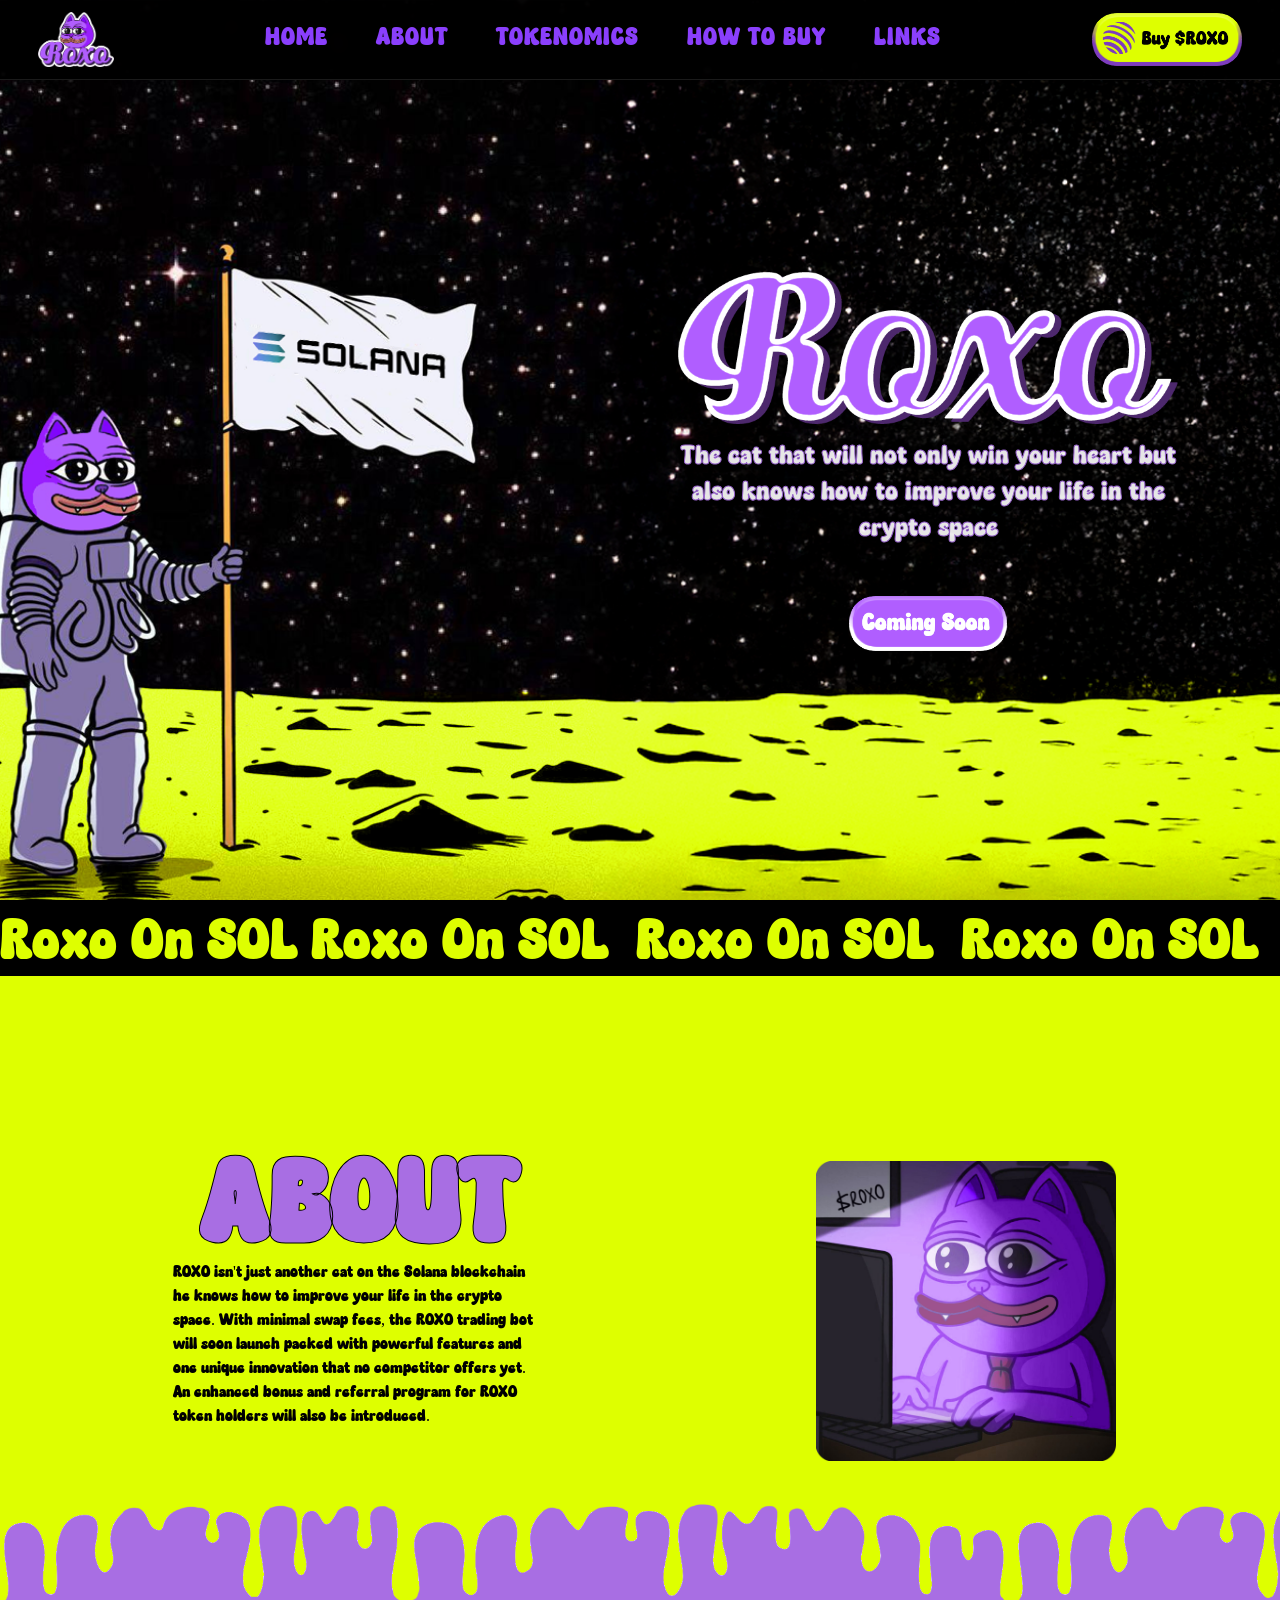
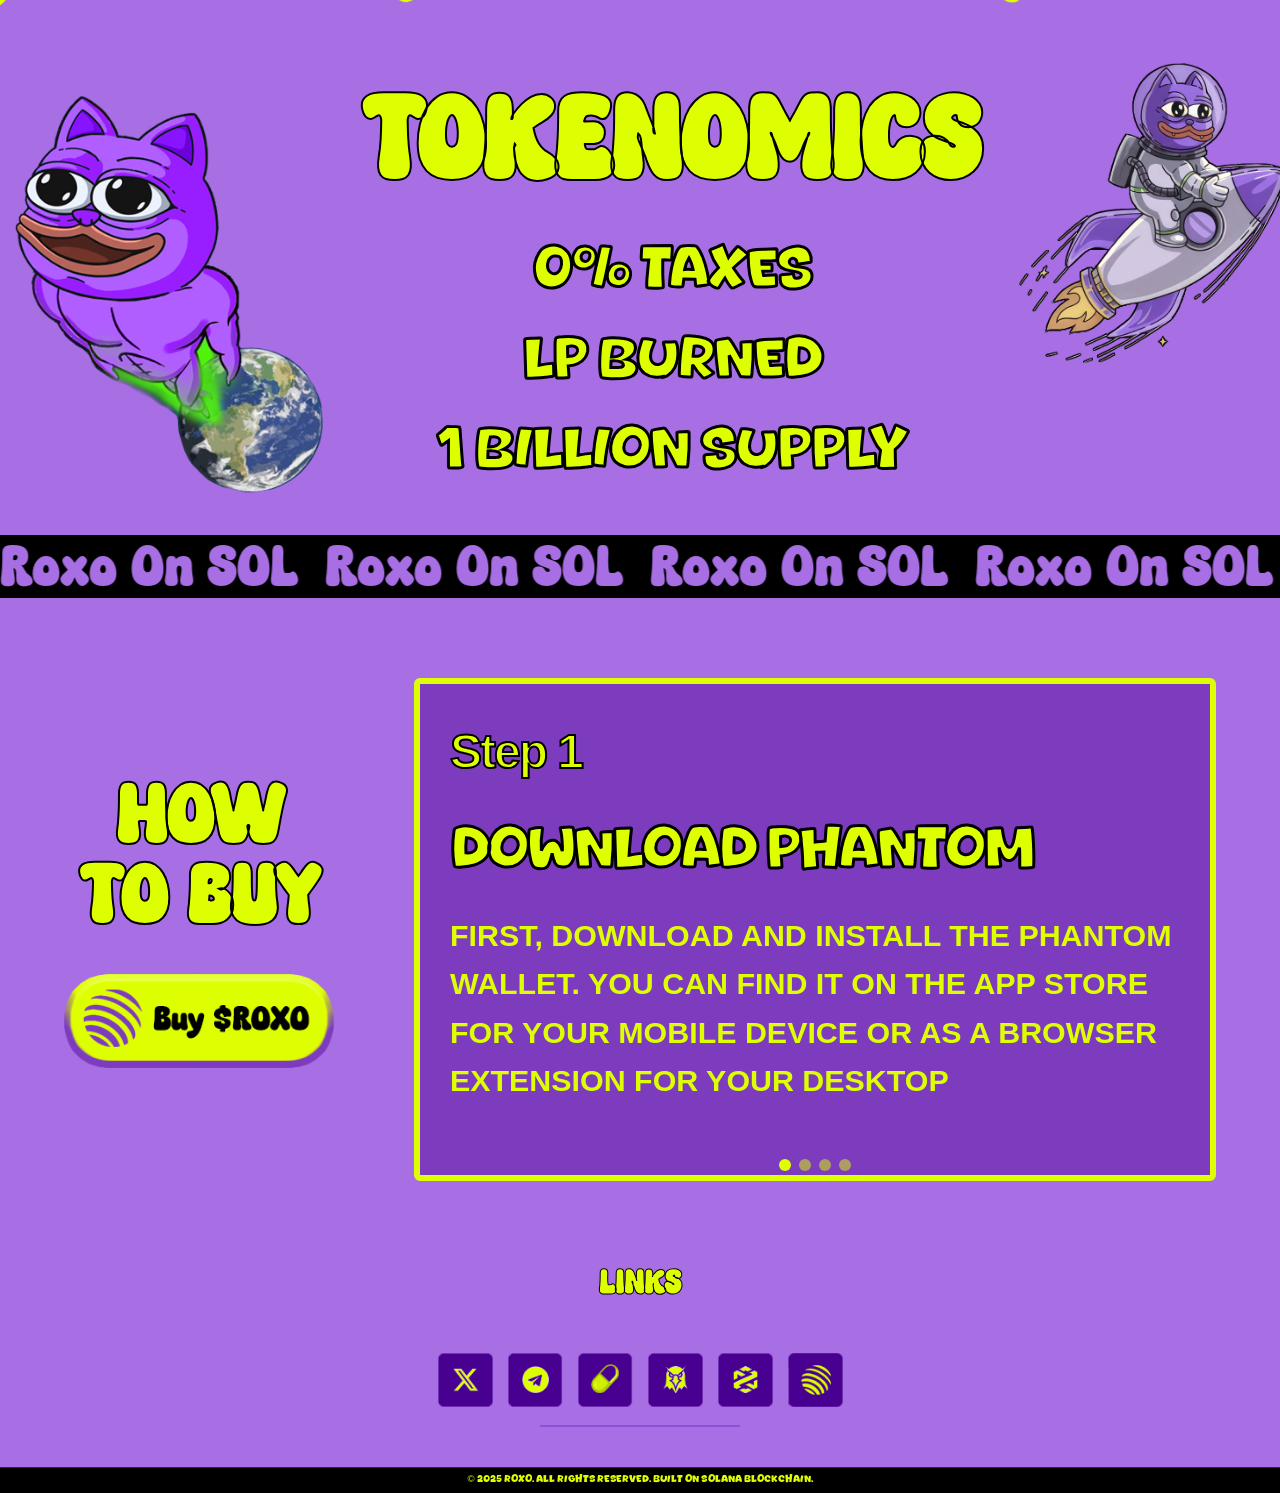
<file: index.html>
﻿<!DOCTYPE html>
<html lang="en">

<head>
	<meta charset="UTF-8">
	<meta name="viewport" content="width=device-width, initial-scale=1.0">
	<title>ROXO - Crypto Space Cat</title>
	<link rel="icon" type="image/png" href="img/ico.png">
	<link rel="stylesheet" href="styles.css">
	<link rel="stylesheet" href="https://cdnjs.cloudflare.com/ajax/libs/font-awesome/6.0.0/css/all.min.css">
	<link rel="stylesheet" href="https://cdn.jsdelivr.net/npm/swiper@11/swiper-bundle.min.css" />
	<script src="https://cdn.jsdelivr.net/npm/swiper@11/swiper-bundle.min.js"></script>
</head>

<body>
	<!-- Navigation -->
	<nav class="navbar">
		<div class="nav-block logo-block">
			<img src="img/ico.png" alt="Roxo Logo">
		</div>
		<div class="nav-block links-block">
			<a href="#home">HOME</a>
			<a href="#about">ABOUT</a>
			<a href="#tokenomics">TOKENOMICS</a>
			<a href="#how-to-buy">HOW TO BUY</a>
			<a href="#links">LINKS</a>
		</div>
		<div class="nav-block button-block">
			<a href="https://raydium.io" class="buy-button-top" target="_blank">
				<img src="img/buy_btn.png" alt="Buy on Raydium">
			</a>
		</div>
		<div class="burger">
			<div class="line1"></div>
			<div class="line2"></div>
			<div class="line3"></div>
		</div>
	</nav>

	<!-- Hero Section -->
	<section id="home" class="hero">
		<div class="hero-content">
			<img src="img/roxo.png" alt="Roxo" class="hero-title">
			<p>The cat that will not only win your heart but also knows how to improve your life in the crypto space</p>
			<div class="hero-buttons">
				<img src="img/comingSoon.png" alt="Coming Soon" class="coming-soon-btn">
			</div>
		</div>
	</section>

	<!-- Ticker Section -->
	<div class="ticker-wrap">
		<div class="ticker">
			<div class="ticker-item"></div>
			<div class="ticker-item"></div>
			<div class="ticker-item"></div>
			<div class="ticker-item"></div>
			<div class="ticker-item"></div>
			<div class="ticker-item"></div>
			<div class="ticker-item"></div>
			<div class="ticker-item"></div>
			<div class="ticker-item"></div>
			<div class="ticker-item"></div>
		</div>
	</div>

	<!-- About Section -->
	<section id="about" class="about">
		<div class="about-content">
			<div class="about-text">
				<h2>About</h2>
				<p>ROXO isn't just another cat on the Solana blockchain he knows how to improve your life in the
					crypto space. With minimal swap fees, the ROXO trading bot will soon launch packed with powerful
					features and one unique innovation that no competitor offers yet. An enhanced bonus and referral
					program for ROXO token holders will also be introduced.</p>
			</div>
			<div class="about-image">
				<img src="./img/about.png" alt="ROXO Cat">
			</div>
		</div>
	</section>

	<div class="transition-image">
		<img src="./img/perehid.png" alt="Section Transition">
	</div>

	<!-- Tokenomics Section -->
	<section id="tokenomics" class="tokenomics">
		<div class="tokenomics-wrapper">
			<div class="tokenomics-image left">
				<img src="./img/v3.png" alt="ROXO Earth">
			</div>
			<div class="tokenomics-content">
				<h2>Tokenomics</h2>
				<p>0% TAXES</p>
				<p>LP BURNED</p>
				<p>1 BILLION SUPPLY</p>
			</div>
			<div class="tokenomics-image right">
				<img src="./img/v2.png" alt="ROXO Rocket">
			</div>
		</div>
		<div class="bottom-ticker">
			<div class="ticker"></div>
		</div>
	</section>

	<!-- How to Buy Section -->
	<section id="how-to-buy" class="how-to-buy">
		<div class="how-to-buy-container">
			<!-- Left Side -->
			<div class="how-to-buy-left">
				<h2>HOW<br>TO BUY</h2>
				<a href="#" class="buy-button">
					<img src="./img/buy_btn.png" alt="Buy ROXO">
				</a>
			</div>

			<!-- Right Side -->
			<div class="how-to-buy-right">
				<div class="swiper how-to-buy-swiper">
					<div class="swiper-wrapper">
						<!-- Slide 1 -->
						<div class="swiper-slide">
							<div class="instruction-box">
								<div class="instruction-content">
									<div class="step">Step 1</div>
									<div class="title">DOWNLOAD PHANTOM</div>
									<p>FIRST, DOWNLOAD AND INSTALL THE PHANTOM WALLET. YOU CAN FIND IT ON THE APP STORE
										FOR YOUR MOBILE DEVICE OR AS A BROWSER EXTENSION FOR YOUR DESKTOP</p>
								</div>
							</div>
						</div>
						<!-- Slide 2 -->
						<div class="swiper-slide">
							<div class="instruction-box">
								<div class="instruction-content">
									<div class="step">Step 2</div>
									<div class="title">GET SOL</div>
									<p>Purchase SOL from any major exchange and transfer it to your Phantom wallet</p>
								</div>
							</div>
						</div>
						<!-- Slide 3 -->
						<div class="swiper-slide">
							<div class="instruction-box">
								<div class="instruction-content">
									<div class="step">Step 3</div>
									<div class="title">CONNECT TO RAYDIUM</div>
									<p>Visit Raydium and connect your Phantom wallet to start trading</p>
								</div>
							</div>
						</div>
						<!-- Slide 4 -->
						<div class="swiper-slide">
							<div class="instruction-box">
								<div class="instruction-content">
									<div class="step">Step 4</div>
									<div class="title">SWAP SOL FOR $ROXO</div>
									<p>Use Raydium to swap your SOL for $ROXO tokens</p>
								</div>
							</div>
						</div>
					</div>
					<!-- Pagination -->
					<div class="swiper-pagination"></div>
				</div>
			</div>
		</div>

		<!-- Links Section -->
		<div id="links" class="links-section">
			<h3>LINKS</h3>
			<div class="social-links">
				<a href="#" class="social-link"><img src="./img/links/b_1.png" alt="Twitter"></a>
				<a href="#" class="social-link"><img src="./img/links/b_2.png" alt="Telegram"></a>
				<a href="#" class="social-link"><img src="./img/links/b_3.png" alt="Discord"></a>
				<a href="#" class="social-link"><img src="./img/links/b_4.png" alt="Dextools"></a>
				<a href="#" class="social-link"><img src="./img/links/b_5.png" alt="Raydium"></a>
				<a href="#" class="social-link"><img src="./img/links/b_6.png" alt="Website"></a>
			</div>
		</div>
	</section>

	<!-- Footer Section -->
	<footer class="footer">
		<div class="footer-content">
			<p>© 2025 ROXO. All rights reserved. Built on Solana blockchain.</p>
		</div>
	</footer>

	<script src="main.js"></script>
</body>

</html>
</file>
<file: styles.css>
/* Font faces */
@font-face {
  font-family: "Space Grotesk";
  src: url("fonts/SpaceGrotesk-Light.woff2") format("woff2"),
    url("fonts/SpaceGrotesk-Light.woff") format("woff");
  font-weight: 300;
  font-style: normal;
  font-display: swap;
}

@font-face {
  font-family: "Space Grotesk";
  src: url("fonts/SpaceGrotesk-Regular.woff2") format("woff2"),
    url("fonts/SpaceGrotesk-Regular.woff") format("woff");
  font-weight: 400;
  font-style: normal;
  font-display: swap;
}

@font-face {
  font-family: "Space Grotesk";
  src: url("fonts/SpaceGrotesk-Medium.woff2") format("woff2"),
    url("fonts/SpaceGrotesk-Medium.woff") format("woff");
  font-weight: 500;
  font-style: normal;
  font-display: swap;
}

@font-face {
  font-family: "Space Grotesk";
  src: url("fonts/SpaceGrotesk-SemiBold.woff2") format("woff2"),
    url("fonts/SpaceGrotesk-SemiBold.woff") format("woff");
  font-weight: 600;
  font-style: normal;
  font-display: swap;
}

@font-face {
  font-family: "Space Grotesk";
  src: url("fonts/SpaceGrotesk-Bold.woff2") format("woff2"),
    url("fonts/SpaceGrotesk-Bold.woff") format("woff");
  font-weight: 700;
  font-style: normal;
  font-display: swap;
}
@font-face {
  font-family: "Dogfiles";
  src: url("./fonts/DOGFILES.OTF") format("opentype");
}

@font-face {
  font-family: "Milkyway";
  src: url("./fonts/MILKYWAY DEMO.TTF") format("truetype");
}
/* Global Styles */
:root {
  --primary-color: #ff3d00;
  --secondary-color: #141414;
  --accent-color: #ff6b6b;
  --background-color: #000000;
  --text-color: #ffffff;
  --nav-text-color: #8a3ffc;
}

* {
  margin: 0;
  padding: 0;
  box-sizing: border-box;
}

body {
  background-color: var(--background-color);
  color: var(--text-color);
  line-height: 1.6;
  overflow-x: hidden;
  width: 100%;
  max-width: 100vw;
  position: relative;
}

/* Navigation */
.navbar {
  display: flex;
  justify-content: space-between;
  align-items: center;
  padding: 0 3%;
  position: fixed;
  width: 100%;
  top: 0;
  z-index: 1000;
  background: rgba(0, 0, 0, 0.95);
  backdrop-filter: blur(10px);
  border-bottom: 1px solid rgba(255, 255, 255, 0.1);
  height: 80px;
  gap: 40px;
}

.nav-block {
  display: flex;
  align-items: center;
}

.logo-block {
  justify-content: flex-start;
}

.logo-block img {
  height: 55px;
  width: auto;
  object-fit: contain;
}

.links-block {
  flex: 1;
  justify-content: center;
  gap: 3rem;
  padding: 0 20px;
}

.links-block a {
  color: var(--nav-text-color);
  text-decoration: none;
  font-weight: 500;
  font-size: 1.5rem;
  letter-spacing: 1px;
  transition: all 0.3s ease;
  position: relative;
  padding: 5px 0;
  font-family: "Milkyway", sans-serif;
}

.links-block a:hover {
  color: var(--nav-text-color);
  transform: translateY(-2px);
}

.links-block a::after {
  content: "";
  position: absolute;
  width: 100%;
  height: 2px;
  bottom: 0;
  left: 0;
  background-color: var(--nav-text-color);
  transform: scaleX(0);
  transition: transform 0.3s ease;
}

.links-block a:hover::after {
  transform: scaleX(1);
}

.button-block {
  width: 150px;
  justify-content: flex-end;
}

.button-block img {
  height: 40px;
  width: auto;
  transition: transform 0.3s ease;
}

.button-block img:hover {
  transform: translateY(-2px);
}

/* Burger Menu */
.burger {
  display: none;
  cursor: pointer;
  z-index: 1001;
}

.burger div {
  width: 25px;
  height: 2px;
  background-color: var(--text-color);
  margin: 5px;
  transition: all 0.3s ease;
}

/* Mobile Navigation */
@keyframes navLinkFade {
  from {
    opacity: 0;
    transform: translateX(50px);
  }
  to {
    opacity: 1;
    transform: translateX(0);
  }
}

/* Burger Animation */
.toggle .line1 {
  transform: rotate(-45deg) translate(-5px, 6px);
}

.toggle .line2 {
  opacity: 0;
}

.toggle .line3 {
  transform: rotate(45deg) translate(-5px, -6px);
}

/* Hero Section */
.hero {
  position: relative;
  width: 100%;
  max-width: 100vw;
  height: 100vh;
  display: flex;
  align-items: center;
  justify-content: flex-end;
  padding: 80px 5% 0;
  overflow: hidden;
  box-sizing: border-box;
}

.hero::before {
  content: "";
  position: absolute;
  top: 0;
  left: 0;
  right: 0;
  bottom: 0;
  width: 100%;
  height: 100%;
  background-image: url("./img/hero_bg.png");
  background-position: center;
  background-repeat: no-repeat;
  background-size: cover;
  z-index: -1;
}

/* Background for screens from mobile to 1240px */
@media screen and (max-width: 1240px) {
  .hero::before {
    background-image: url("./img/bg_plantshet.png");
  }
}

/* Background for screens up to 920px */
@media screen and (max-width: 920px) {
  .hero::before {
    background-image: url("./img/bgMob.png");
  }
}

.hero-content {
  text-align: center;
  width: 50%;
  position: relative;
  z-index: 2;
  padding: 20px;
  display: flex;
  flex-direction: column;
  align-items: center;
  margin-top: -5%;
}

.hero-title {
  max-width: 500px;
  width: 100%;
  height: auto;
  margin-bottom: 1rem;
}

.hero-content p {
  font-family: "Milkyway";
  -webkit-text-stroke: 1px #a86ee3;
  text-stroke: 1px #a86ee3;
  font-size: 1.6rem;
  color: #fff;
  margin-bottom: 2rem;
  line-height: 1.4;
  max-width: 900px;
  margin-left: auto;
  margin-right: auto;
  opacity: 0.9;
  text-shadow: 5px 5px 3px #000, -5px 5px 3px #000, 5px -5px 3px #000,
    -5px -5px 3px #000, 0px 5px 3px #000, 0px -5px 3px #000, -5px 0px 3px #000,
    5px 0px 3px #000, 3px 3px 3px #000, -3px 3px 3px #000, 3px -3px 3px #000,
    -3px -3px 3px #000;
}

.hero-buttons {
  display: flex;
  justify-content: center;
  align-items: center;
  margin-top: 1rem;
  width: 100%;
}

.coming-soon-btn {
  height: 55px;
  width: auto;
  cursor: pointer;
  transition: transform 0.3s ease;
}

.coming-soon-btn:hover {
  transform: translateY(-2px);
}

/* Ticker Styles */
.ticker-wrap {
  width: 100%;
  height: 60px;
  background: rgba(0, 0, 0, 0.9);
  padding: 0;
  overflow: hidden;
  position: relative;
  border-top: 1px solid rgba(0, 0, 0, 0.9);
  border-bottom: 1px solid rgba(0, 0, 0, 0.9);
  margin-bottom: 16px;
}

.ticker {
  height: 100%;
  display: flex;
  align-items: center;
  white-space: nowrap;
  animation: ticker 2s linear infinite;
  padding-left: 0;
  display: inline-block;
  white-space: nowrap;
  will-change: transform;
  animation: ticker 200s linear infinite;
}

@keyframes ticker {
  0% {
    transform: translateX(100%);
  }

  100% {
    transform: translateX(-100%);
  }
}
.ticker-item {
  display: inline-flex;
  align-items: center;
  font-family: "Milkyway", cursive;
  font-size: 3.5rem;
  color: #deff00;
  white-space: nowrap;
  flex-shrink: 0;
}

.ticker-item:after {
  content: "Roxo On SOL\00a0\Roxo On SOL\00a0\00a0Roxo On SOL\00a0\00a0Roxo On SOL\00a0\00a0Roxo On SOL\00a0\00a0Roxo On SOL\00a0\Roxo On SOL\00a0\00a0Roxo On SOL\00a0\00a0Roxo On SOL\00a0\00a0Roxo On SOL\00a0\00a0Roxo On SOL\00a0\Roxo On SOL\00a0\00a0Roxo On SOL\00a0\00a0Roxo On SOL\00a0\00a0Roxo On SOL\00a0\00a0Roxo On SOL\00a0\Roxo On SOL\00a0\00a0Roxo On SOL\00a0\00a0Roxo On SOL\00a0\00a0Roxo On SOL\00a0\00a0Roxo On SOL";
}

@keyframes ticker {
  0% {
    transform: translate3d(0, 0, 0);
  }
  100% {
    transform: translate3d(-16.666%, 0, 0);
  }
}

/* About Section */
.about {
  padding: 100px 5% 0;
  background: #deff00;
  position: relative;
  overflow: hidden;
  width: 100%;
  max-width: 100vw;
}

.about-content {
  display: flex;
  justify-content: space-between;
  align-items: center;
  gap: 4rem;
  max-width: 1400px;
  margin: 0 auto;
}

.about-text {
  flex: 1;
  padding: 30px 0;
}

.about-text h2 {
  font-family: "Milkyway", cursive;
  font-size: 9rem;
  margin-bottom: -4.5rem;
  color: #a86ee3;
  text-transform: uppercase;
  -webkit-text-stroke: 1px black;
  text-stroke: 1px black;
  padding: 20px;
  text-align: center;
}

.about-text p {
  font-family: "Milkyway";
  font-size: 1rem;
  line-height: 1.5;
  color: #000000;
  margin-bottom: 1rem;
  padding: 0px;
  text-align: left;
  max-width: 370px;
  margin-right: auto;
  margin-left: auto;
  letter-spacing: 0px;
}

.about-image {
  flex: 1;
  max-width: 500px;
  display: flex;
  justify-content: center;
  align-items: center;
  height: 100%;
  margin-top: 70px;
}

.about-image img {
  max-width: 60%;
  height: auto;
  object-fit: contain;
  display: block;
}

/* Tokenomics Section */
.tokenomics {
  background: #a86ee3;
  display: flex;
  flex-direction: column;
  width: 100%;
  max-width: 100vw;
  overflow: hidden;
}

.tokenomics h2 {
  font-family: "Milkyway", cursive;
  font-size: 5rem;
  color: #deff00;
  text-transform: uppercase;
  text-align: center;
  margin-bottom: 3rem;
  -webkit-text-stroke: 2px black;
  text-stroke: 2px black;
}

.tokenomics-wrapper {
  display: flex;
  align-items: stretch;
  justify-content: space-between;
  padding: 0 3%;
  margin: 80px 0;
  padding: 0 15px;
  margin: 40px 0;
  flex-direction: column;
}

.tokenomics-image {
  display: flex;
  flex: 1;
}

.tokenomics-image.left {
  align-items: flex-end;
  justify-content: flex-end;
  padding-right: 20px;
}

.tokenomics-image.right {
  align-items: flex-start;
  justify-content: flex-start;
  padding-left: 20px;
}

.tokenomics-content {
  text-align: center;
  display: flex;
  flex-direction: column;
  justify-content: center;
  padding: 0 20px;
  flex: 1;
}

.tokenomics-content h2 {
  font-family: "Milkyway", cursive;
  font-size: 7rem;
  font-weight: 900;
  color: #deff00;
  text-transform: uppercase;
  text-align: center;
  margin-bottom: -1rem;
  -webkit-text-stroke: 2px black;
}

.tokenomics-content p {
  font-family: "Dogfiles";
  font-size: 3.5rem;
  color: #deff00;
  text-transform: uppercase;
  letter-spacing: -3px;
  -webkit-text-stroke: 3px black;
}

.tokenomics-image.left img {
  height: 400px;
  width: auto;
}

.tokenomics-image.right img {
  height: 300px;
  width: auto;
}

.bottom-ticker {
  width: 100%;
  height: 63px;
  background: #000;
  overflow: hidden;
  border-top: 1px solid rgba(0, 0, 0, 0.9);
  border-bottom: 1px solid rgba(0, 0, 0, 0.9);
  /* padding-top: 14px; */
  line-height: 1;
}

.bottom-ticker .ticker {
  padding-left: 0;
  animation: ticker 12s linear infinite;
  height: 63px;
  padding-top: 9px;
}

.bottom-ticker .ticker::after {
  content: "Roxo On SOL\00a0\00a0Roxo On SOL\00a0\00a0Roxo On SOL\00a0\00a0Roxo On SOL\00a0\00a0Roxo On SOL\00a0\00a0Roxo On SOL\00a0\Roxo On SOL\00a0\00a0Roxo On SOL\00a0\00a0Roxo On SOL\00a0\00a0Roxo On SOL\00a0\00a0Roxo On SOL\00a0\Roxo On SOL\00a0\00a0Roxo On SOL\00a0\00a0Roxo On SOL\00a0\00a0Roxo On SOL\00a0\00a0Roxo On SOL\00a0\Roxo On SOL\00a0\00a0Roxo On SOL\00a0\00a0Roxo On SOL\00a0\00a0Roxo On SOL\00a0\00a0Roxo On SOL";
  font-family: "Milkyway", cursive;
  font-size: 3.5rem;
  color: #a86ee3;
  white-space: nowrap;
  flex-shrink: 0;
}

/* How to Buy Section */
.how-to-buy {
  background: #a86ee3;
  display: flex;
  flex-direction: column;
  padding: 40px 0;
  position: relative;
  overflow: hidden;
  width: 100%;
  max-width: 100vw;
}

.how-to-buy-container {
  display: flex;
  justify-content: space-between;
  align-items: flex-start;
  max-width: 100%;
  margin: 0 auto;
  padding: 40px 5%;
  width: 100%;
  box-sizing: border-box;
  align-items: center;
  /* padding: 20px 15px; */
  width: 100%;
  box-sizing: border-box;
}

.how-to-buy-left {
  flex: 0 0 auto;
  text-align: center;
  margin-right: 80px;
}

.how-to-buy h2 {
  font-family: "Milkyway", cursive;
  font-size: 5rem;
  color: #deff00;
  text-transform: uppercase;
  line-height: 1;
  -webkit-text-stroke: 2px black;
  text-stroke: 2px black;
  margin-bottom: 30px;
  text-align: center;
}

.buy-button {
  display: inline-block;
  transition: transform 0.3s ease;
}

.buy-button img {
  width: 270px;
  height: auto;
}

.buy-button:hover {
  transform: translateY(-2px);
}

.buy-button-top {
  display: flex;
  align-items: center;
  height: 80px;
  transition: transform 0.3s ease;
  padding: 12px 0;
  box-sizing: border-box;
}

.buy-button-top img {
  width: 150px;
  height: auto;
  display: block;
}

.buy-button-top:hover {
  transform: translateY(-2px);
}

.how-to-buy-right {
  flex: 1;
  width: 100%;
  position: relative;
  min-width: 0; /* Для правильного flex-shrink */
}

.how-to-buy-swiper {
  width: 100%;
  position: relative;
  height: auto;
}

.instruction-box {
  background: #7d3cbe;
  border: 6px solid #deff02;
  padding: 30px;
  border-radius: 6px;
  position: relative;
  display: flex;
  flex-direction: column;
  width: 100%;
  box-sizing: border-box;
  min-height: 460px;
}

.instruction-content {
  flex: 1;
  display: flex;
  flex-direction: column;
  gap: 15px;
  padding-bottom: 40px;
}

.instruction-box .step {
  font-family: Arial, sans-serif;
  font-size: 3rem;
  color: #deff00;
  -webkit-text-stroke: 2px black;
  text-stroke: 2px black;
  font-weight: 900;
  letter-spacing: -2px;
}

.number {
  font-size: 3rem;

  color: var(--text-color);
  display: inline-flex;
  align-items: center;
}

.number img {
  height: 3rem;
  width: auto;
  margin-right: 2px;
  vertical-align: middle;
}

.step img {
  height: 2rem;
  width: auto;
  vertical-align: middle;
  margin-left: 4px;
}

.instruction-box .title {
  font-family: "DOGFILES", cursive;
  font-size: 3.5rem;
  color: #deff00;
  -webkit-text-stroke: 3px black;
  text-stroke: 3px black;
  letter-spacing: -4px;
}

.instruction-box p {
  font-family: Arial, sans-serif;
  font-size: 1.9rem;
  color: #deff00;
  line-height: 1.6;
  font-weight: 900;
}

.swiper-wrapper {
  position: relative;
}

.swiper-horizontal
  > .swiper-pagination-bullets.swiper-pagination-bullets-dynamic,
.swiper-pagination-horizontal.swiper-pagination-bullets.swiper-pagination-bullets-dynamic {
  transform: translateX(0) !important;
  left: 0 !important;
  right: 0 !important;
  width: 100% !important;
  display: flex;
  justify-content: center;
}

.swiper-pagination.swiper-pagination-clickable.swiper-pagination-bullets.swiper-pagination-horizontal.swiper-pagination-bullets-dynamic {
  transform: none !important;
}

.swiper-pagination {
  position: absolute !important;
  bottom: 0 !important;
  left: 0 !important;
  right: 0 !important;
  width: 100% !important;
  display: flex;
  justify-content: center;
  gap: 8px;
  z-index: 10;
  padding: 10px 0;
  background: transparent;
}

.swiper-pagination-bullet {
  width: 12px !important;
  height: 12px !important;
  background: #deff00 !important;
  opacity: 0.5 !important;
  margin: 0 !important;
}

.swiper-pagination-bullet-active {
  opacity: 1 !important;
}

/* Links Section */
.links-section {
  /* margin-top: -20px; */
  text-align: center;
  position: relative;
  /* padding-bottom: 40px; */
  display: flex;
  flex-direction: column;
  align-items: center;
  padding: 0 10px;
}

.links-section h3 {
  font-family: "Milkyway", cursive;
  font-size: 2rem;
  color: #deff00;
  margin: 40px 0;
  text-transform: uppercase;
  -webkit-text-stroke: 1px black;
  text-stroke: 1px black;
}

.social-links {
  display: flex;
  justify-content: center;
  gap: 15px;
  margin-bottom: 20px;
  flex-wrap: wrap;
  padding: 0 10px;
}

.social-link {
  width: 55px;
  height: 55px;
  display: flex;
  align-items: center;
  justify-content: center;
  transition: transform 0.3s ease;
}

.social-link img {
  width: 55px;
  height: 55px;
  object-fit: contain;
}

.social-link:hover {
  transform: translateY(-2px);
}

.links-section::after {
  content: "";
  position: absolute;
  bottom: 0;
  left: 50%;
  transform: translateX(-50%);
  width: 200px;
  height: 2px;
  background: #8b4fd8;
}

/* Responsive Styles */
@media screen and (max-width: 1200px) {
  .navbar {
    gap: 20px;
    padding: 0 2%;
  }

  .button-block {
    width: 120px;
  }

  .links-block {
    padding: 0 10px;
  }

  .how-to-buy-container {
    padding: 40px 4%;
  }
}

@media screen and (max-width: 992px) {
  .how-to-buy-container {
    flex-direction: column;
    align-items: center;
    gap: 40px;
    padding: 40px 20px;
  }

  .how-to-buy-left {
    margin-right: 0;
  }

  .how-to-buy h2 {
    font-size: 4rem;
    text-align: center;
  }

  .how-to-buy-right {
    width: 100%;
    max-width: 800px;
  }

  .instruction-box {
    min-height: 400px;
  }
}

@media screen and (max-width: 1024px) {
  .navbar {
    justify-content: space-between;
    padding: 0 4%;
  }

  .button-block {
    display: none;
  }

  .links-block {
    display: none;
  }

  .burger {
    display: block;
  }

  .nav-active {
    display: flex !important;
    position: fixed;
    right: 0;
    top: 80px;
    flex-direction: column;
    background: rgba(0, 0, 0, 0.95);
    backdrop-filter: blur(10px);
    width: 100%;
    align-items: center;
    padding: 40px 0;
    gap: 30px;
    z-index: 1000;
  }

  .nav-active a {
    font-size: 1.2rem;
    opacity: 1;
  }

  .links-block.nav-active {
    display: flex !important;
  }

  @keyframes navLinkFade {
    from {
      opacity: 0;
      transform: translateX(50px);
    }
    to {
      opacity: 1;
      transform: translateX(0);
    }
  }
}

@media screen and (max-width: 768px) {
  .nav-links {
    display: none;
  }

  .how-to-buy {
    padding: 30px 0;
  }

  .how-to-buy h2 {
    font-size: 3.5rem;
  }

  .how-to-buy-container {
    padding: 20px 15px;
    width: 100%;
    box-sizing: border-box;
  }

  .instruction-box {
    width: 100%;
    box-sizing: border-box;
    padding: 20px 15px;
  }

  .buy-button img {
    width: 200px;
  }

  .hero-content {
    width: 100%;
    max-width: 100%;
    margin: auto auto 40px;
    padding: 0 15px;
    box-sizing: border-box;
  }

  .hero-content p {
    max-width: 100%;
    padding: 0;
  }

  .tokenomics-wrapper {
    padding: 0 15px;
    margin: 40px 0;
  }

  .tokenomics-image.left img,
  .tokenomics-image.right img {
    max-width: 100%;
    height: auto;
  }

  .hero-title {
    max-width: 100%;
  }

  .about-content {
    flex-direction: column;
    gap: 2rem;
  }

  .about-text {
    padding: 20px;
  }

  .about-text p {
    font-size: 0.8rem;
    max-width: 90%;
  }

  .about-image {
    max-width: 80%;
  }

  .tokenomics h2 {
    font-size: 4rem;
  }

  .tokenomics-content p {
    font-size: 2rem;
  }

  .about-text h2 {
    font-size: 9rem;
    padding: 15px;
  }

  .about-text p {
    font-size: 0.8rem;
    padding: 0 15px;
  }

  .about-image img {
    max-width: 80%;
    margin: 0 auto;
  }

  .footer {
    padding: 0;
  }

  .footer-content p {
    font-size: 0.9rem;
    padding: 0;
  }

  .number img {
    height: 20px;
  }

  .step img {
    height: 16px;
  }
}

@media screen and (max-width: 480px) {
  .how-to-buy {
    padding: 20px 0;
  }

  .how-to-buy h2 {
    font-size: 3rem;
    line-height: 1.2;
  }

  .how-to-buy-container {
    padding: 20px 10px;
  }

  .instruction-box {
    padding: 15px;
  }

  .tokenomics-wrapper {
    padding: 0 10px;
  }

  .links-section {
    padding: 0 10px;
  }

  .social-links {
    padding: 0 10px;
    justify-content: center;
    flex-wrap: wrap;
  }

  .hero {
    padding: 60px 15px 0;
  }

  .hero-content {
    margin-bottom: 30px;
    padding: 0 10px;
  }

  .hero-content p {
    font-size: 1rem;
  }

  .about-text h2 {
    font-size: 7rem;
  }

  .about-text p {
    font-size: 1rem;
    margin-top: 60px;
  }

  .tokenomics h2 {
    font-size: 3rem;
  }

  .tokenomics-content p {
    font-size: 2rem;
  }

  .tokenomics-image.left img,
  .tokenomics-image.right img {
    height: auto;
    width: 80%;
  }

  .links-section h3 {
    font-size: 1.8rem;
  }

  .social-links {
    gap: 12px;
  }

  .social-link {
    width: 45px;
    height: 45px;
  }

  .social-link img {
    width: 45px;
    height: 45px;
  }

  .footer {
    padding: 25px 0;
  }

  .footer-content p {
    font-size: 0.8rem;
    padding: 0 10px;
  }

  .number img {
    height: 18px;
  }

  .step img {
    height: 14px;
  }
}

/* Додаємо стилі для мобільного меню */
.nav-active {
  display: flex !important;
  position: fixed;
  right: 0;
  top: 80px;
  flex-direction: column;
  background: rgba(0, 0, 0, 0.95);
  width: 100%;
  align-items: center;
  padding: 20px 0;
  gap: 20px;
}

/* Для дуже високих екранів */
@media screen and (min-height: 1000px) {
  .hero {
    height: calc(80vh - 120px);
  }
}

/* Для дуже широких екранів */
@media screen and (min-aspect-ratio: 16/9) {
  .hero {
    height: calc(90vh - 120px);
  }
}

h2 {
  font-family: "Milkyway", cursive;
  font-size: 3rem;
  margin-bottom: 2rem;
}

.about-text h2 {
  font-family: "Milkyway", cursive;
  font-size: 7rem;
  margin-bottom: -4rem;
}

.transition-image {
  width: 100%;
  height: 150px;
  overflow: hidden;
  position: relative;
  margin-top: -1px;
  margin-bottom: -1px;
}

.transition-image img {
  width: 100%;
  position: absolute;
  top: 50%;
  left: 50%;
  transform: translate(-50%, -50%);
  min-width: 100%;
  min-height: 100%;
  object-fit: cover;
}

/* Footer Section */
.footer {
  background: #000;
  padding: 5px 0;
  border-top: 1px solid rgba(161, 110, 227, 0.3);
}

.footer-content {
  text-align: center;
  max-width: 1200px;
  margin: 0 auto;
  padding: 0;
}

.footer-content p {
  font-family: "Dogfiles", sans-serif;
  font-size: 0.6rem;
  color: #deff00;
  margin: 0;
  line-height: 1.5;
}
@media screen and (min-width: 1240px) {
  .tokenomics-wrapper {
    flex-direction: row;
  }
}
</file>
